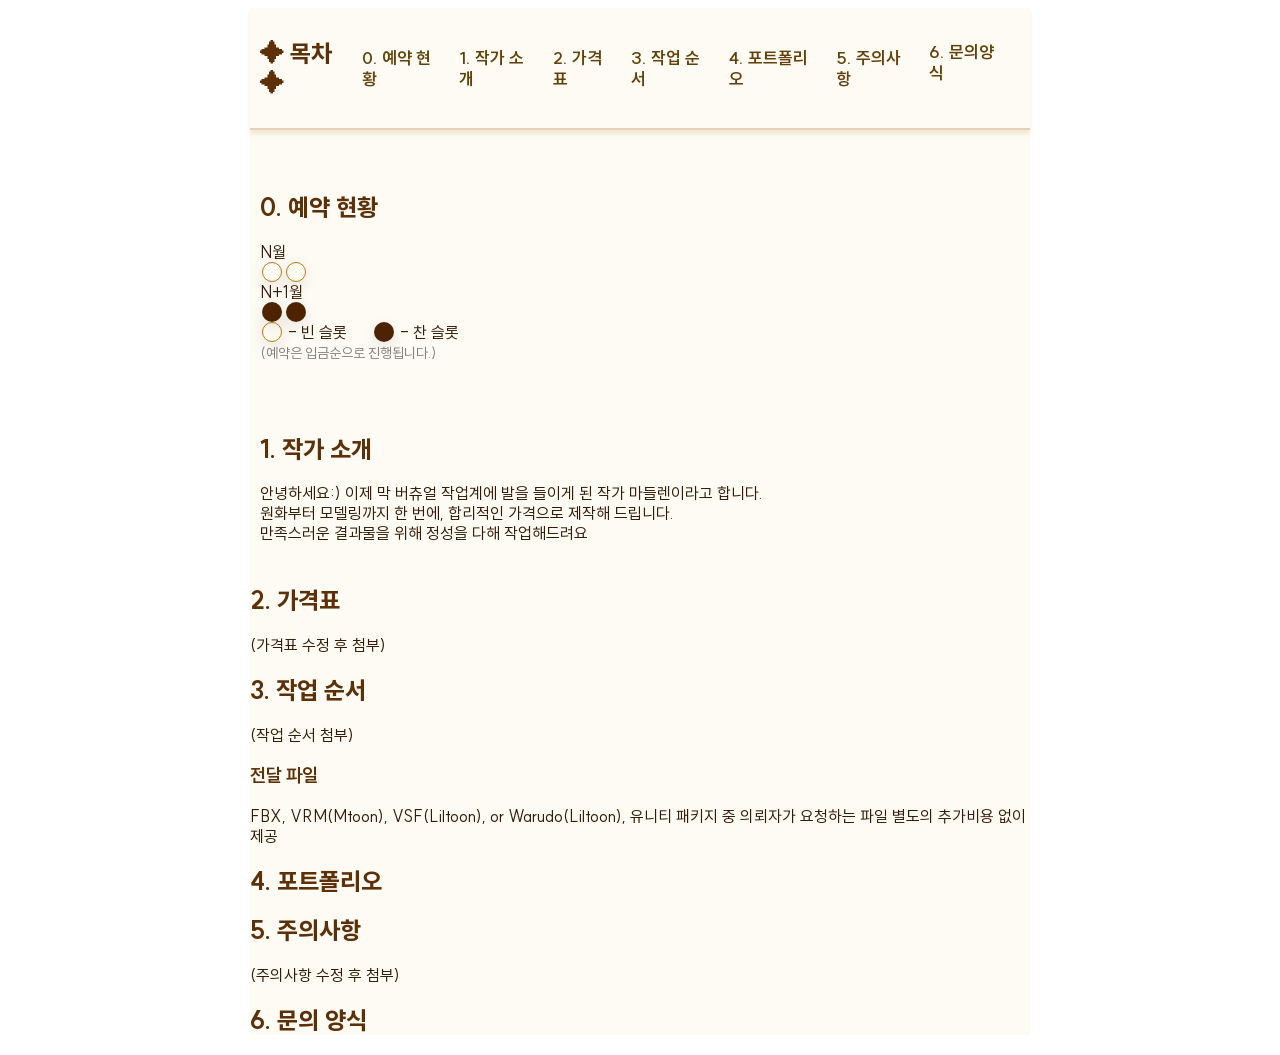
<file: page.html>
<!doctype html>
<html lang="ko">
    <head>
        <meta charset="UTF-8" />
        <meta name="viewport" content="width=device-width, initial-scale=1.0" />
        <link rel="stylesheet" href="style.css" />
        <title>해동</title>
    </head>
    <body style="height: auto">
        <div class="page-wrap">
            <section id="sec-content">
                <h2>✦ 목차 ✦</h2>
                <span class="content-span">0. 예약 현황</span>
                <span class="content-span">1. 작가 소개</span>
                <span class="content-span">2. 가격표</span>
                <span class="content-span">3. 작업 순서</span>
                <span class="content-span">4. 포트폴리오</span>
                <span class="content-span">5. 주의사항</span>
                <span class="content-span" style="margin-bottom: 15px"
                    >6. 문의양식</span
                >
            </section>
            <section id="sec-booking">
                <div
                    style="
                        display: flex;
                        flex-direction: row;
                        align-items: center;
                    "
                >
                    <p class="sec-h2-icon"></p>
                    <h2>0. 예약 현황</h2>
                </div>
                <div class="booking-box">
                    <span>N월</span>
                    <div
                        style="
                            display: flex;
                            flex-direction: row;
                            align-items: center;
                        "
                    >
                        <span class="blank-slot"></span>
                        <span class="blank-slot"></span>
                    </div>
                    <span>N+1월</span>
                    <div
                        style="
                            display: flex;
                            flex-direction: row;
                            align-items: center;
                        "
                    >
                        <span class="full-slot"></span>
                        <span class="full-slot"></span>
                    </div>
                    <div
                        style="
                            display: flex;
                            flex-direction: row;
                            align-items: center;
                            gap: 25px;
                        "
                    >
                        <div
                            style="
                                display: flex;
                                flex-direction: row;
                                align-items: center;
                            "
                        >
                            <span class="blank-slot"></span>
                            <span>&nbsp;- 빈 슬롯</span>
                        </div>
                        <div
                            style="
                                display: flex;
                                flex-direction: row;
                                align-items: center;
                            "
                        >
                            <span class="full-slot"></span>
                            <span>&nbsp;- 찬 슬롯</span>
                        </div>
                    </div>
                    <span style="font-size: 14px; color: gray"
                        >(예약은 입금순으로 진행됩니다.)</span
                    >
                </div>
            </section>
            <section id="sec-introdution">
                <div
                    style="
                        display: flex;
                        flex-direction: row;
                        align-items: center;
                    "
                >
                    <p class="sec-h2-icon"></p>
                    <h2>1. 작가 소개</h2>
                </div>
                <div class="introduction-box">
                    안녕하세요:) 이제 막 버츄얼 작업계에 발을 들이게 된 작가
                    마들렌이라고 합니다.<br />
                    원화부터 모델링까지 한 번에, 합리적인 가격으로 제작해
                    드립니다.<br />
                    만족스러운 결과물을 위해 정성을 다해 작업해드려요
                </div>
            </section>
            <div class="가격표">
                <h2>2. 가격표</h2>
                <p>(가격표 수정 후 첨부)</p>
            </div>
            <div class="작업 순서">
                <h2>3. 작업 순서</h2>
                <p>(작업 순서 첨부)</p>
                <h3>전달 파일</h3>
                <p>
                    FBX, VRM(Mtoon), VSF(Liltoon), or Warudo(Liltoon), 유니티
                    패키지 중 의뢰자가 요청하는 파일 별도의 추가비용 없이 제공
                </p>
            </div>
            <div class="포트폴리오">
                <h2>4. 포트폴리오</h2>
            </div>
            <div class="주의사항">
                <h2>5. 주의사항</h2>
                <p>(주의사항 수정 후 첨부)</p>
            </div>
            <div class="문의 양식">
                <h2>6. 문의 양식</h2>
            </div>
        </div>
    </body>
</html>
</file>
<file: style.css>
@font-face {
  font-family: "suit-eb";
  src: url("./font/SUIT-ExtraBold.ttf") format("truetype");
  font-weight: normal;
  font-style: normal;
}

@font-face {
  font-family: "suit-b";
  src: url("./font/SUIT-Bold.ttf") format("truetype");
  font-weight: normal;
  font-style: normal;
}

@font-face {
  font-family: "suit-r";
  src: url("./font/SUIT-Regular.ttf") format("truetype");
  font-weight: normal;
  font-style: normal;
}

html {
  scroll-behavior: smooth;
}

h2 {
  font-family: "suit-eb", sans-serif;
  color: #5e3008;
}

h3 {
  font-family: "suit-b", sans-serif;
  color: #5e3008;
}

body {
  font-family: "suit-r", sans-serif;
  color: #351b05;
}

.page-wrap {
  width: 100%;
  max-width: 780px;
  margin: 0 auto;
  position: relative;
  z-index: 1;
  background-color: #fdfbf4;
  box-sizing: border-box;
}

.awning {
  display: flex;
  width: 100%;
  height: 60px;
  overflow: hidden;
}

.awning-item {
  flex: 1;
  height: 45px;

  background: white;

  border: 2px solid #794f10;
  border-top: none;
  border-left: none;
  border-right: none;

  border-radius: 0 0 50% 50%;
}

.awning-item:nth-child(odd) {
  background: #fdd991;
}

.awning-item:nth-child(even) {
  background: #fff;
}

section {
  display: block;
  padding: 10px;
  margin-bottom: 32px;
}

#sec-content {
  border-bottom: 2px solid #975e0942;
  box-shadow: 0 4px 4px rgba(172, 120, 8, 0.15);
  display: flex;
  align-items: center;
  justify-content: space-between;
}

#sec-content h3 {
  color: #634005;
  font-size: 25px;
  font-family: "suit-eb", sans-serif;
}

.content-span {
  margin: 3px;
  margin-right: 13px;
  font-size: 17px;
  color: #634108;
  font-family: "suit-b", sans-serif;
}

.content-span:hover {
  color: #a76b04;
  font-family: "suit-eb", sans-serif;
  cursor: pointer;
}

/* .sec-h2-icon {
    width: 5px;
    height: 25px;
    background: linear-gradient(135deg, #f7cb7a, #b97a05);
    border-radius: 20%;
    box-shadow: 0 5px 15px rgba(0, 0, 0, 0.1);
    margin-right: 10px;
} */

.box {
  border: 1px solid #f1e1cb;
  border-radius: 30px;
  display: flex;
  flex-direction: column;
  align-items: center;
  justify-content: center;
  box-shadow: 0 7px 14px rgba(80, 56, 3, 0.15);
}

.title {
  background-image: url("./image/banner.png");
  background-size: 100% 100%;
  background-repeat: no-repeat;
  background-position: center;

  margin: 0;
  padding: 0;

  width: 290px;
  height: 60px;

  text-align: center;
  line-height: 60px;
}

.blank-slot {
  width: 18px;
  height: 18px;
  border: 1px solid #b97a05;
  border-radius: 50%;
  box-shadow: 0 5px 15px rgba(0, 0, 0, 0.1);
  margin: 0 2px;
}

.full-slot {
  width: 20px;
  height: 20px;
  background: linear-gradient(135deg, #4e2302, #4e2302);
  border-radius: 50%;
  box-shadow: 0 5px 15px rgba(0, 0, 0, 0.1);
  margin: 0 2px;
}

.input-box {
  padding: 50px;
  padding-top: 10px;
}

.input-span {
  font-weight: bold;
}

.input-example::placeholder {
  color: #f0b803;
}

.avatar-set {
  padding: 0 30px;
  display: flex;
  flex-direction: column;
}

.booth-item-set {
  padding: 0 30px;
  display: flex;
  flex-direction: column;
}

textarea::placeholder {
  color: #ffd700;
}

button {
  outline: none;
  border: 1px solid #b89112;
  border-radius: 13px;
  padding: 5px;
  width: 100%;
  background-color: #f0b803;
  box-shadow: 2px 4px 6px rgba(59, 42, 4, 0.25);
  color: #744c01;
  font-weight: bold;
  font-size: large;
}

button:hover {
  background-color: #fccd35;
  cursor: pointer;
}

button:active {
  transform: translateY(3px);
  box-shadow: 0 1px 0 #aaa;
}

/* ==================== 포트폴리오 세로 슬라이드 ==================== */

.portfolio-wrapper {
  position: relative;
  width: 100%;
  height: 700px;
  overflow: hidden;

  /* 위아래가 자연스럽게 흐려지는 효과 */
  -webkit-mask-image: linear-gradient(
    to bottom,
    transparent 0%,
    black 0%,
    black 90%,
    transparent 100%
  );
  mask-image: linear-gradient(
    to bottom,
    transparent 0%,
    black 0%,
    black 90%,
    transparent 100%
  );
}

.portfolio-slider {
  display: flex;
  flex-direction: column;
  align-items: center;
  gap: 20px;

  width: 100%;
  height: 100%;

  overflow-y: auto;
  overflow-x: hidden;

  padding: 25px 20px 45px;
  box-sizing: border-box;

  -webkit-overflow-scrolling: touch;
  scroll-behavior: smooth;
}

/* 세로 스크롤바 */
.portfolio-slider::-webkit-scrollbar {
  width: 12px;
}

.portfolio-slider::-webkit-scrollbar-track {
  background: rgba(184, 151, 104, 0.15);
  border-radius: 6px;
}

.portfolio-slider::-webkit-scrollbar-thumb {
  background-color: #b89768;
  border-radius: 6px;
}

.portfolio-slider::-webkit-scrollbar-thumb:hover {
  background-color: #9a7b4f;
}

/*피크닉/카페 감성에 맞춘 귀엽고 깔끔한 텍스트 박스 */
.input-box input[type="text"],
.input-box textarea {
  width: 100%;
  background-color: #fef7e2; /* 따뜻한 크림/베이지 톤 */
  border: 1.5px solid #e6d7c3; /* 부드러운 테두리 색상 */
  border-radius: 12px; /* 둥글둥글 귀여운 모서리 */
  padding: 12px 15px;
  font-family: inherit;
  font-size: 14px;
  color: #555;
  outline: none;
  box-sizing: border-box;
  transition: all 0.25s ease;
}

.input-box input[type="text"]:focus,
.input-box textarea:focus {
  background-color: #fff;
  border-color: #b89768;
  box-shadow: 0 0 0 3px rgba(184, 151, 104, 0.15);
}

/* 4번 요청사항: 입력 박스 안의 텍스트(placeholder) 색상을 노란색 계열(#d4af37 또는 #f0ad4e 등)으로 수정 */
.input-box input::placeholder,
.input-box textarea::placeholder {
  color: #52270c; /* 눈에 잘 띄는 진한 노란/골드 계열 */
  opacity: 1;
}

/* 🎀 문의 양식 전용 완벽 좌측 정렬 및 계층 구조 클래스 */
.form-wrapper {
  width: 100%;
  display: flex;
  flex-direction: column;
  align-items: flex-start;
  margin-top: 20px;
  box-sizing: border-box;
}

.form-group {
  width: 100%;
  display: flex;
  flex-direction: column;
  gap: 8px;
  margin-bottom: 25px;
}

/* 하위 항목 전용 들여쓰기 박스 */
.form-sub-container {
  width: 100%;
  display: flex;
  flex-direction: column;
  gap: 15px;
  padding-left: 20px; /* 하위 항목들에 들여쓰기 부여 */
  box-sizing: border-box;
  margin-top: 8px;
  border-left: 2.5px solid #e6d7c3; /* 피크닉 감성의 예쁜 세로 선 추가 */
}
.form-sub-group {
  width: 100%;
  display: flex;
  flex-direction: column;
  gap: 6px;
}
.form-title {
  font-weight: 700;
  color: #333;
  font-size: 15px;
}
.form-sub-title {
  font-weight: 600;
  color: #555;
  font-size: 14px;
}

/* 1, 2번 요청사항 반영: 기존 13px에서 form-title과 동일한 15px로 키우고, 색상 변경용 클래스(.custom-desc-color) 추가 */
.form-desc {
  font-size: 15px;
  color: #888; /* 기본 색상 */
  line-height: 1.4;
}
.custom-desc-color {
  color: #d4af37; /* 원하는 텍스트 색상으로 변경 가능 (예: 골드/노란 계열) */
}

.tutta-card {
  display: flex;
  flex-direction: column;
}

.tutta-dye {
  margin-top: auto;
}

/* =========================================
   작업순서
========================================= */

.process-box {
  overflow: hidden;
}

/* 전체 작업 흐름 */
.process-flow {
  width: 100%;
  max-width: 900px;
  margin: 45px auto 40px;
  display: flex;
  align-items: flex-start;
  justify-content: center;
}

.flow-step {
  flex: 0 1 170px;
  display: flex;
  flex-direction: column;
  align-items: center;
  text-align: center;
}

.flow-number {
  width: 48px;
  height: 48px;
  display: flex;
  align-items: center;
  justify-content: center;
  border-radius: 50%;
  background: #fff8e9;
  border: 2px solid #dfc27b;
  color: #75543a;
  font-size: 14px;
  font-weight: 700;
  box-sizing: border-box;
  position: relative;
  z-index: 2;
}

.flow-step.active .flow-number {
  background: #e6c56c;
  border-color: #d4ae54;
  box-shadow: 0 3px 0 #c9a354;
}

.flow-title {
  margin-top: 13px;
  color: #75543a;
  font-size: 14px;
  font-weight: 700;
  line-height: 1.5;
}

.flow-line {
  flex: 1;
  max-width: 90px;
  min-width: 30px;
  height: 2px;
  margin-top: 23px;
  border-top: 2px dashed #dfc27b;
}

/* =========================================
   03 작업 진행 큰 박스
========================================= */

.process-detail-box {
  width: 100%;
  max-width: 900px;
  margin: 0 auto;
  padding: 28px 28px 32px;
  box-sizing: border-box;
  background: #fefefe;
  border: 1px solid #d8bd9b;
  border-radius: 24px;
  position: relative;
}

.process-detail-box::before {
  content: "✦";
  position: absolute;
  top: -12px;
  left: 50%;
  transform: translateX(-50%);
  width: 28px;
  height: 28px;
  display: flex;
  align-items: center;
  justify-content: center;
  border-radius: 50%;
  background: #e6c56c;
  color: #fffaf0;
  font-size: 14px;
}

/* 작업 진행 제목 */
.detail-heading {
  display: flex;
  align-items: center;
  justify-content: center;
  gap: 9px;
  margin-top: 4px;
  margin-bottom: 30px;
}

.detail-heading span {
  display: inline-flex;
  align-items: center;
  justify-content: center;
  width: 34px;
  height: 26px;
  border-radius: 10px;
  background: #ead39b;
  color: #75543a;
  font-size: 14px;
  font-weight: 700;
}

.detail-heading h3 {
  margin: 0;
  color: #75543a;
  font-size: 20px;
  font-weight: 700;
}

/* 설명 */
.detail-description {
  margin: 0 0 28px;
  text-align: center;
  color: #8a7057;
  font-size: 14px;
}

/* =========================================
   세부 작업 카드
========================================= */

.detail-flow {
  display: flex;
  align-items: stretch;
  justify-content: center;
  gap: 10px;
}

.detail-card {
  flex: 1;
  min-width: 0;
  padding: 18px 12px 17px;
  background: #fffaf2;
  border: 1px solid #dfc9aa;
  border-radius: 17px;
  text-align: center;
  box-sizing: border-box;
}

/* 작업명 */
.detail-number {
  display: flex;
  align-items: center;
  justify-content: center;
  width: 100%;
  min-height: 36px;
  padding: 6px 8px;
  box-sizing: border-box;
  border-radius: 10px;
  background: #ead3a3;
  color: #725238;
  font-size: 14px;
  font-weight: 700;
  line-height: 1.4;
}

/* 피드백 */
.detail-info {
  height: 34px;
  margin-top: 14px;
  display: flex;
  align-items: center;
  justify-content: center;
}

.feedback {
  display: inline-block;
  padding: 5px 12px;
  background: #e3eed8;
  color: #71845b;
  border-radius: 20px;
  font-size: 14px;
  font-weight: 600;
}

.detail-info.empty {
  visibility: hidden;
}

/* 소요기간 */
.detail-card p {
  margin: 12px 0 0;
  color: #917a63;
  font-size: 14px;
  line-height: 1.5;
}

.detail-card p strong {
  display: block;
  margin-top: 3px;
  color: #705038;
  font-size: 14px;
  font-weight: 700;
}

/* 화살표 */
.detail-arrow {
  flex-shrink: 0;
  display: flex;
  align-items: center;
  justify-content: center;
  color: #c69b51;
  font-size: 20px;
  font-weight: 700;
}

/* 작업 소요기간 안내 */
.process-notice {
  margin-top: 18px;
  padding: 14px 20px;
  text-align: center;
  font-size: 14px;
  line-height: 1.8;
  color: #7a654f;
}

.process-notice p {
  margin: 0;
}

.process-notice p + p {
  margin-top: 3px;
}

.process-notice strong {
  font-weight: 700;
}

.portfolio-item.original {
    width: 400px !important;
    height: auto !important;
    flex: 0 0 auto !important;
    box-sizing: border-box;
    flex-direction: column !important;
}

.portfolio-item.original img { 
    width: 120%; 
    max-width: 120%; 
    height: auto !important; 
    display: block; 
    margin-left: -10%; 
    border-radius: 12px; 
}

.portfolio-item.head {
    width: 400px !important;
    height: auto !important;
    flex: 0 0 auto !important;
    box-sizing: border-box;
    flex-direction: column !important;
}

.portfolio-item.head img { 
    width: 120%; 
    max-width: 120%; 
    height: auto !important; 
    display: block; 
    margin-left: -10%; 
    border-radius: 12px; 
}

.portfolio-item.facial {
    width: 400px !important;
    height: auto !important;
    flex: 0 0 auto !important;
    box-sizing: border-box;
    flex-direction: column !important;
}

.portfolio-item video {
    width: 120%;
    height: auto;
    display: block;
    margin-left: -10%;
    border-radius: 12px;
}

.portfolio-item.special {
    width: 400px !important;
    height: auto !important;
    flex: 0 0 auto !important;
    box-sizing: border-box;
    flex-direction: column !important;
}

.portfolio-item.special img {
    width: 120%;
    max-width: 120%;
    height: auto !important;
    display: block;
    margin-left: -10%;
    border-radius: 12px;
}

.portfolio-item.hair {
    width: 400px !important;
    height: auto !important;

    flex: 0 0 auto !important;

    display: flex !important;
    flex-direction: column !important;
    align-items: center !important;

    box-sizing: border-box;
}

/* 이미지 */
.portfolio-item.hair img {
    width: 160% !important;
    max-width: none !important;

    height: 400px !important;

    object-fit: contain;

    display: block;

    margin-left: -30% !important;
    margin-right: -30% !important;

    border-radius: 12px;

    flex-shrink: 0;
}

/* 캡션 */
.portfolio-item.hair .portfolio-caption {
    position: relative;

    display: block;

    width: fit-content !important;

    margin: -5px auto 0 !important;

    left: auto !important;
    right: auto !important;
    transform: none !important;

    align-self: center !important;

    z-index: 2;

    text-align: center;
}


.portfolio-caption {
    display: block;
    width: fit-content;
    margin: 12px auto 0;
    padding: 7px 18px;
    background: #fffaf2;
    border: 1px solid #b89768;
    border-radius: 8px;
    color: #3f280c;
    font-size: 13px;
    text-align: center;
    box-sizing: border-box;
}

.dynamic-item {
    padding: 15px;
    margin-bottom: 12px;
    border: 1px solid #eadbd7;
    border-radius: 12px;
    background: #fffffb;
}

.dynamic-item-title {
    margin-bottom: 10px;
    font-weight: bold;
    color: #a78e8c;
}

.dynamic-item input,
.dynamic-item textarea {
    width: 100%;
    box-sizing: border-box;
    margin-bottom: 8px;
}

.dynamic-buttons {
    display: flex;
    justify-content: flex-end;
    gap: 5px;
}

.dynamic-buttons button {
    width: 32px;
    height: 32px;
    border: none;
    border-radius: 8px;
    font-size: 18px;
    font-weight: bold;
    cursor: pointer;
}

.remove-btn {
    background: #f3e4e1;
    color: #a78e8c;
}

.add-btn {
    background: #b89768;
    color: white;
}

.dynamic-buttons button:hover {
    opacity: 0.8;
}

#copy-message {
  position: fixed;

  left: 50%;
  top: 50%;
  transform: translate(-50%, -50%);

  background: #fff4d7;
  color: #755007;

  padding: 25px 55px;

  border: 1px solid #ffbf00;
  border-radius: 14px;

  box-shadow: 0 8px 25px rgba(117, 80, 7, 0.18);

  font-size: 20px;
  font-weight: 600;

  opacity: 0;
  pointer-events: none;

  transition:
    opacity 0.3s ease,
    transform 0.3s ease;
}

#copy-message.show {
  opacity: 1;
}

/* =========================================
   모바일
   PC 디자인은 유지하면서 모바일 화면에 맞게 축소
========================================= */

@media screen and (max-width: 780px) {

  html,
  body {
    width: 100%;
    min-width: 0;
    max-width: 100%;
    margin: 0;
    padding: 0;
    overflow-x: hidden;
  }

  body {
    box-sizing: border-box;
  }

  .page-wrap {
    width: 100%;
    max-width: 780px;
    margin: 0 auto;
    box-sizing: border-box;
    overflow: hidden;
  }


  /* -----------------------------
     기본 영역
  ----------------------------- */

  section {
    width: 100%;
    max-width: 100%;
    box-sizing: border-box;
    padding: 8px;
  }

  .box {
    width: 100%;
    max-width: 100%;
    box-sizing: border-box;
    border-radius: 24px;
  }


  /* -----------------------------
     제목
  ----------------------------- */

  .title {
    width: min(290px, 80%);
    height: auto;
    min-height: 55px;

    aspect-ratio: 290 / 60;

    line-height: normal;

    display: flex;
    align-items: center;
    justify-content: center;

    box-sizing: border-box;
  }


  /* -----------------------------
     가격표
  ----------------------------- */

  #sec-price .box > div {
    width: 100%;
    max-width: 100%;
    box-sizing: border-box;
  }

  #sec-price [style*="grid-template-columns: repeat(2"] {
    grid-template-columns: 1fr !important;
  }

  #sec-price [style*="grid-template-columns: 1fr"] {
    width: 100%;
    max-width: 100%;
  }


  /* 가격표 안의 긴 문장 */
  #sec-price span,
  #sec-price strong {
    max-width: 100%;
  }

  #sec-price [style*="justify-content: space-between"] {
    min-width: 0;
  }

  #sec-price [style*="justify-content: space-between"] > span:first-child {
    min-width: 0;
    overflow-wrap: break-word;
    word-break: keep-all;
  }

  /* 가격표 모바일 글자 크기 */
#sec-price span {
  font-size: 14px !important;
  line-height: 1.5;
}

#sec-price strong {
  font-size: 14px !important;
}


  /* -----------------------------
     작업 순서
  ----------------------------- */

  .process-flow {
  width: 100%;
  max-width: 100%;

  margin: 30px auto 35px;
  padding: 0 2px;

  display: flex;
  flex-wrap: nowrap;

  align-items: flex-start;
  justify-content: space-between;

  gap: 0;

  box-sizing: border-box;
}

.flow-step {
  flex: 1 1 0;
  min-width: 0;

  display: flex;
  flex-direction: column;
  align-items: center;

  text-align: center;
}

.flow-number {
  width: 38px;
  height: 38px;

  flex-shrink: 0;

  font-size: 12px;
}

.flow-title {
  margin-top: 9px;

  font-size: 11px;
  line-height: 1.35;

  word-break: keep-all;
  white-space: normal;
}

.flow-line {
  flex: 0 1 30px;

  min-width: 10px;
  max-width: 35px;

  height: 2px;

  margin-top: 18px;
}


/* =========================================
   모바일 - 세부 작업 진행
========================================= */

.process-detail-box {
  width: 100%;
  max-width: 100%;

  padding: 22px 10px 25px;

  box-sizing: border-box;
}

.detail-heading {
  margin-bottom: 22px;
}

.detail-heading h3 {
  font-size: 18px;
}

.detail-description {
  font-size: 13px;
  line-height: 1.6;

  word-break: keep-all;
}


/* 세부 작업 카드도 PC처럼 가로 흐름 유지 */
.detail-flow {
  display: flex;
  flex-wrap: nowrap;

  align-items: stretch;
  justify-content: center;

  gap: 5px;

  width: 100%;
  max-width: 100%;
}

.detail-card {
  flex: 1 1 0;
  min-width: 0;

  padding: 13px 5px 14px;

  border-radius: 13px;
}

.detail-number {
  min-height: 32px;

  padding: 5px 3px;

  font-size: 11px;
  line-height: 1.3;

  word-break: keep-all;
}

.detail-info {
  height: 30px;
  margin-top: 9px;
}

.feedback {
  padding: 4px 6px;

  font-size: 10px;

  white-space: nowrap;
}

.detail-card p {
  margin-top: 9px;

  font-size: 10px;
  line-height: 1.4;
}

.detail-card p strong {
  font-size: 11px;
}

.detail-arrow {
  display: flex;

  flex: 0 0 10px;

  font-size: 13px;
}


/* 작업 기간 안내 */
.process-notice {
  margin-top: 15px;

  padding: 10px 3px;

  font-size: 11px;
  line-height: 1.7;

  word-break: keep-all;
}


  /* -----------------------------
     포트폴리오
  ----------------------------- */

  /* 포트폴리오 카테고리 - 모바일 한 줄 */
  .portfolio-tabs {
    display: flex !important;
    flex-wrap: nowrap !important;
    justify-content: center !important;
    align-items: center !important;

    width: 100% !important;
    max-width: 100% !important;

    gap: 4px !important;
    padding: 0 !important;
    margin: 20px auto !important;

    box-sizing: border-box;
    overflow: hidden;
  }

  .portfolio-tabs button {
    flex: 0 1 auto !important;
    width: auto !important;
    min-width: 0 !important;

    padding: 6px 5px !important;

    text-align: center !important;
    white-space: nowrap !important;

    font-size: 11px !important;
    box-sizing: border-box;
  }
  
  .portfolio-wrapper {
    width: 100%;
    max-width: 100%;
    height: 450px;
    box-sizing: border-box;
  }

  .portfolio-slider {
    width: 100%;
    max-width: 100%;
    box-sizing: border-box;
    padding: 20px 10px 40px;
    scroll-snap-type: y mandatory;
    overflow-x: hidden;
  }

  .portfolio-item.original,
  .portfolio-item.head,
  .portfolio-item.facial,
  .portfolio-item.special {
    width: 100% !important;
    max-width: 100% !important;
    flex: 0 0 auto !important;
    box-sizing: border-box;
    scroll-snap-align: center;
    scroll-snap-stop: always;
  }

  .portfolio-item.hair {
    width: 100% !important;
    max-width: 100% !important;
    height: auto !important;

    display: flex !important;
    flex-direction: column !important;
    align-items: center !important;

    box-sizing: border-box;
    overflow: visible !important;
  }


  /* 헤드 개인작 */
  .portfolio-item.original img {
    width: 90% !important;
    max-width: 90% !important;

    height: auto !important;

    margin-left: auto !important;
    margin-right: auto !important;

    object-fit: contain;
  }

  /* 헤드 원화 */
  .portfolio-item.head img {
    width: 90% !important;
    max-width: 90% !important;
    height: auto !important;
    margin: 0 auto !important;
    object-fit: contain;
  }


  /* 페이셜 */
  .portfolio-item.facial video {
    width: 90%;
    max-width: 90%;

    height: auto;
    margin-left: auto !important;
    margin-right: auto !important;
  }


  /* 특수표정 */
  .portfolio-item.special img {
    width: 90%;
    max-width: 90%;

    height: auto !important;

    margin-left: auto !important;
    margin-right: auto !important;
  }


  /* 오리지널 헤어 */
  .portfolio-item.hair img {
    width: 100% !important;
    max-width: 100% !important;

    height: 200px !important;

    object-fit: contain;
    object-position: center center;

    display: block !important;

    margin: 0 auto !important;

    position: static !important;
    transform: none !important;

    border-radius: 12px;

    flex-shrink: 0;
  }

  .portfolio-caption {
    max-width: 95%;
    margin-left: auto;
    margin-right: auto;
    white-space: normal;
    word-break: keep-all;
    overflow-wrap: break-word;
    font-size: 12px;
    padding: 6px 12px;
  }

  .portfolio-item.hair .portfolio-caption {
    width: fit-content !important;
    max-width: 90%;

    margin: -5px auto 0 !important;

    position: static !important;
    transform: none !important;
    left: auto !important;
    right: auto !important;

    align-self: center !important;

    font-size: 12px;
    text-align: center;

    white-space: normal;
    box-sizing: border-box;
  }


  /* -----------------------------
     문의 양식
  ----------------------------- */

  #sec-form .box {
    padding: 25px 15px !important;
  }

  .input-box {
    width: 100%;
    max-width: 100%;

    padding: 10px 0 !important;

    box-sizing: border-box;
  }

  .form-wrapper {
    width: 100%;
    max-width: 100%;
    box-sizing: border-box;
  }

  .form-group {
    width: 100%;
    max-width: 100%;
    box-sizing: border-box;
  }

  .form-sub-container {
    width: 100%;
    max-width: 100%;

    padding-left: 12px;

    box-sizing: border-box;
  }

  .form-title,
  .form-sub-title,
  .form-desc {
    max-width: 100%;
    word-break: keep-all;
    overflow-wrap: break-word;
  }

  .input-box input[type="text"],
  .input-box textarea {
    width: 100%;
    max-width: 100%;
    box-sizing: border-box;
  }


  /* -----------------------------
     문의 양식 동적 항목
  ----------------------------- */

  .dynamic-item {
    width: 100%;
    max-width: 100%;
    box-sizing: border-box;
  }

  .dynamic-item input,
  .dynamic-item textarea {
    width: 100%;
    max-width: 100%;
    box-sizing: border-box;
  }


  /* -----------------------------
     주의사항
  ----------------------------- */

  #sec-caution .box > div {
    max-width: 100% !important;
    width: 100% !important;

    padding-left: 15px !important;
    padding-right: 15px !important;

    box-sizing: border-box;
  }

  #sec-caution {
    overflow: hidden;
  }

  #sec-caution strong,
  #sec-caution div {
    overflow-wrap: break-word;
  }


  /* -----------------------------
     예약 현황
  ----------------------------- */

  #sec-booking {
    overflow: hidden;
  }


  /* -----------------------------
     버튼 / 탭
  ----------------------------- */

  .portfolio-tabs {
    width: 100%;
    max-width: 100%;
    box-sizing: border-box;
  }

  .portfolio-tabs button {
    max-width: 100%;
    box-sizing: border-box;
  }

  #sec-caution p,
  #sec-caution span,
  #sec-form p,
  #sec-form span {
    font-size: 13px !important;
    line-height: 1.6;
  }


  /* -----------------------------
     복사 완료 메시지
  ----------------------------- */

  #copy-message {
    max-width: calc(100vw - 40px);
    box-sizing: border-box;

    padding: 20px 30px;

    font-size: 18px;
    white-space: nowrap;
  }
}
</file>
